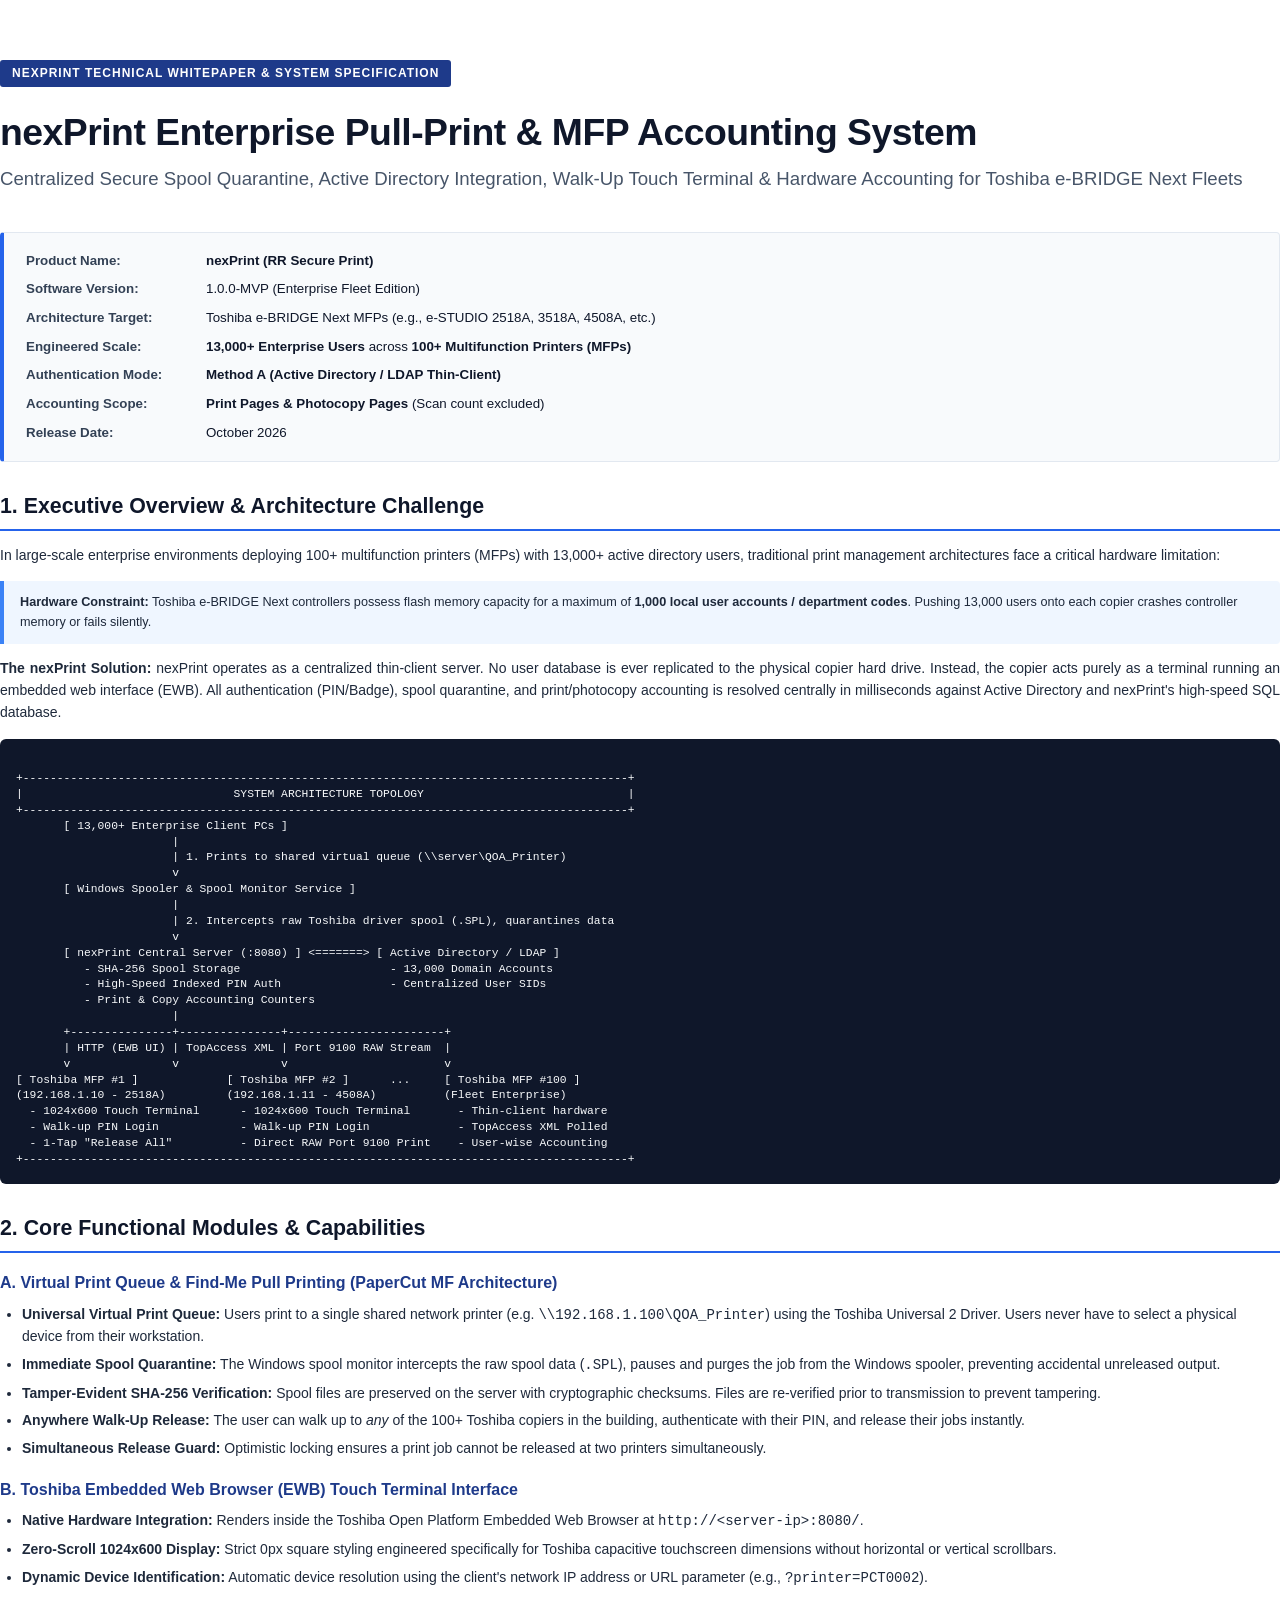
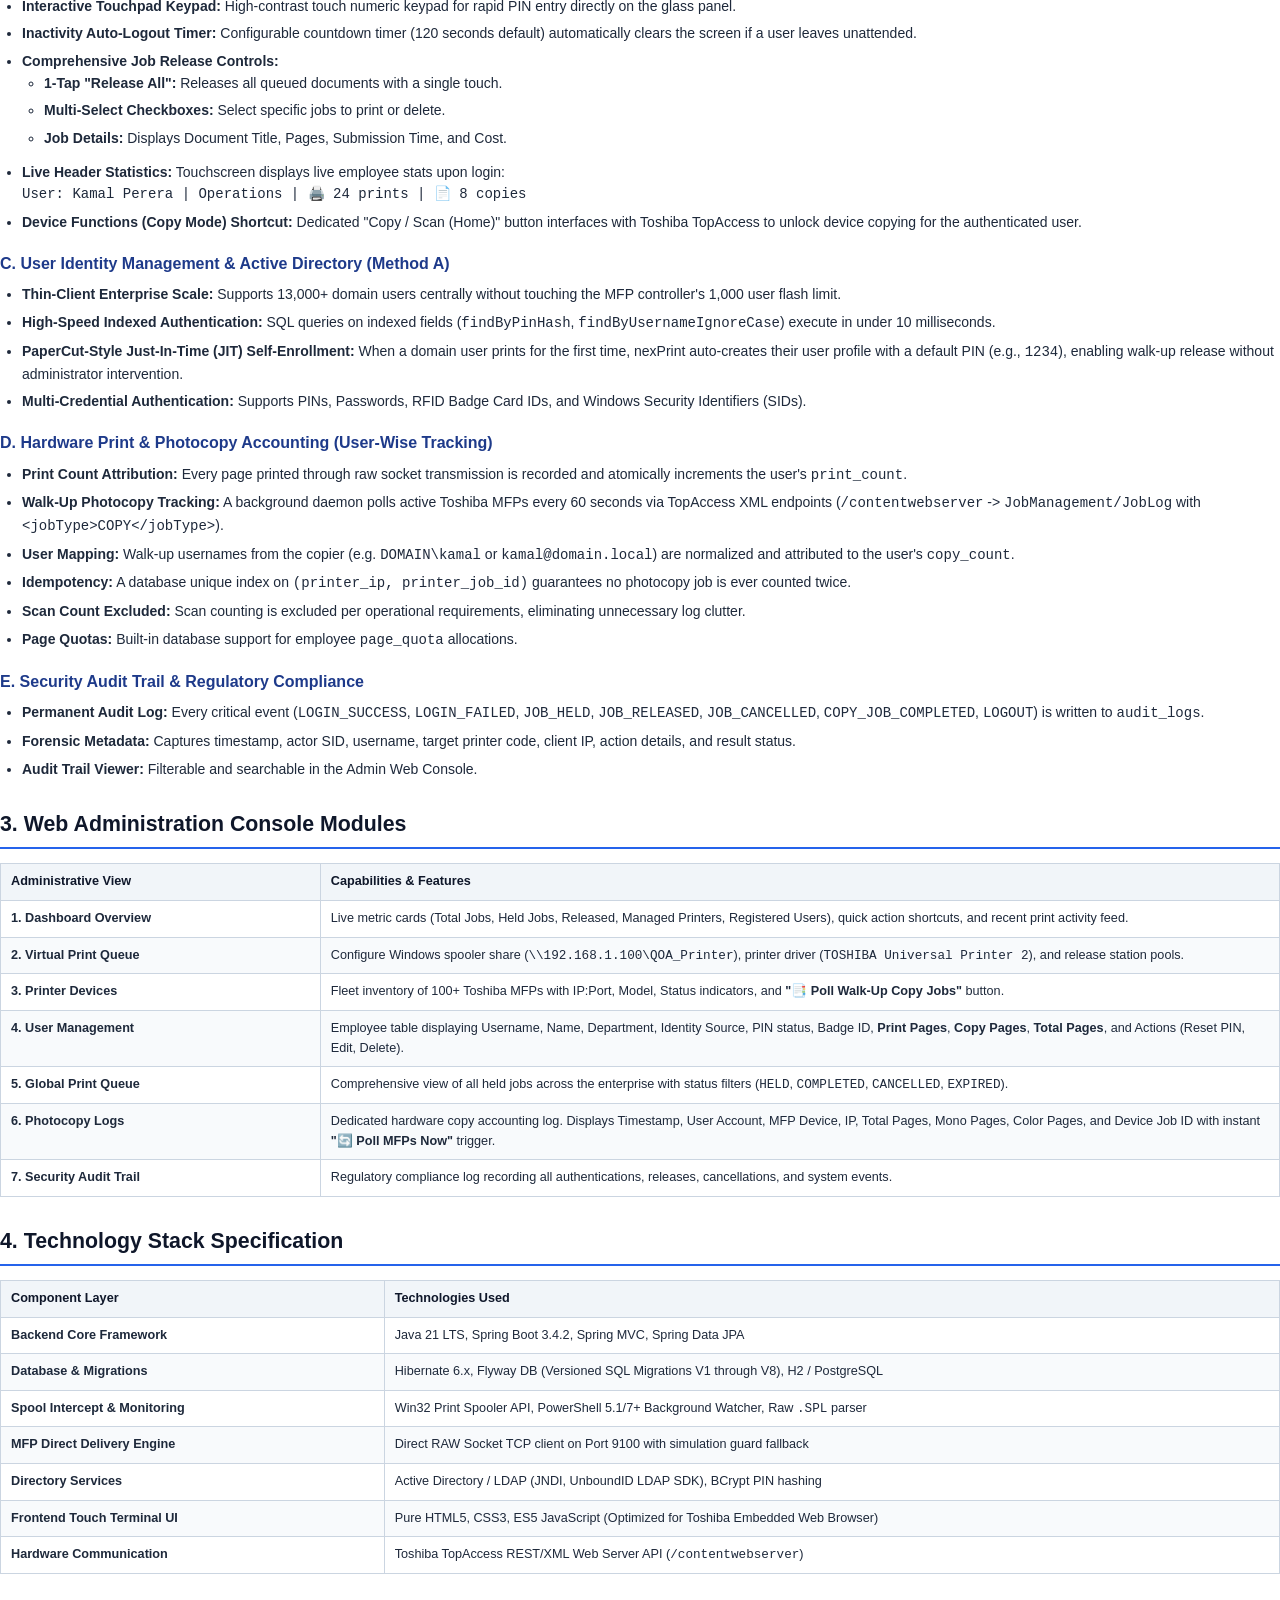
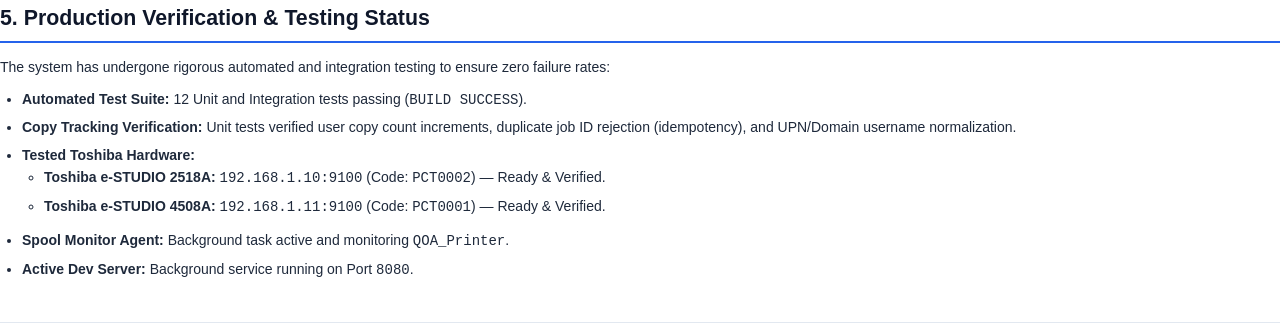
<file: nexPrint_System_Documentation.html>
<!DOCTYPE html>
<html lang="en">
<head>
  <meta charset="UTF-8">
  <title>nexPrint - Enterprise Pull-Print &amp; Device Accounting System</title>
  <style>
    @page {
      size: A4;
      margin: 18mm 16mm 18mm 16mm;
      @bottom-right {
        content: counter(page);
      }
    }
    *, *:before, *:after {
      box-sizing: border-box;
    }
    body {
      font-family: 'Segoe UI', -apple-system, BlinkMacSystemFont, Roboto, Helvetica, Arial, sans-serif;
      color: #1e293b;
      background: #ffffff;
      line-height: 1.55;
      font-size: 10.5pt;
      margin: 0;
      padding: 0;
    }
    .cover {
      page-break-after: always;
      padding-top: 60px;
      text-align: left;
    }
    .badge-bar {
      display: inline-block;
      background: #1e3a8a;
      color: #ffffff;
      font-size: 9pt;
      font-weight: 700;
      padding: 4px 12px;
      letter-spacing: 1px;
      text-transform: uppercase;
      border-radius: 3px;
      margin-bottom: 24px;
    }
    h1.doc-title {
      font-size: 28pt;
      font-weight: 800;
      color: #0f172a;
      line-height: 1.15;
      margin: 0 0 12px 0;
      letter-spacing: -0.5px;
    }
    h2.doc-subtitle {
      font-size: 14pt;
      font-weight: 500;
      color: #475569;
      margin: 0 0 35px 0;
      line-height: 1.4;
    }
    .meta-box {
      background: #f8fafc;
      border: 1px solid #e2e8f0;
      border-left: 4px solid #2563eb;
      padding: 18px 22px;
      border-radius: 4px;
      margin-top: 40px;
    }
    .meta-row {
      display: flex;
      margin-bottom: 8px;
      font-size: 10pt;
    }
    .meta-row:last-child { margin-bottom: 0; }
    .meta-label {
      width: 180px;
      font-weight: 700;
      color: #334155;
    }
    .meta-value {
      color: #0f172a;
      flex: 1;
    }
    .section-title {
      font-size: 16pt;
      font-weight: 800;
      color: #0f172a;
      border-bottom: 2px solid #2563eb;
      padding-bottom: 6px;
      margin: 28px 0 14px 0;
      page-break-after: avoid;
    }
    .sub-title {
      font-size: 12pt;
      font-weight: 700;
      color: #1e3a8a;
      margin: 18px 0 8px 0;
      page-break-after: avoid;
    }
    p {
      margin: 0 0 10px 0;
      text-align: justify;
    }
    ul, ol {
      margin: 0 0 12px 0;
      padding-left: 22px;
    }
    li {
      margin-bottom: 6px;
    }
    table {
      width: 100%;
      border-collapse: collapse;
      margin: 14px 0 20px 0;
      font-size: 9.5pt;
      page-break-inside: avoid;
    }
    th, td {
      border: 1px solid #cbd5e1;
      padding: 8px 10px;
      text-align: left;
      vertical-align: top;
    }
    th {
      background-color: #f1f5f9;
      color: #0f172a;
      font-weight: 700;
    }
    tr:nth-child(even) td {
      background-color: #f8fafc;
    }
    .tag {
      display: inline-block;
      padding: 2px 7px;
      font-size: 8pt;
      font-weight: 700;
      border-radius: 3px;
    }
    .tag-blue { background: #dbeafe; color: #1e40af; }
    .tag-green { background: #dcfce7; color: #15803d; }
    .tag-amber { background: #fef3c7; color: #b45309; }
    .callout {
      background: #eff6ff;
      border-left: 4px solid #3b82f6;
      padding: 12px 16px;
      margin: 14px 0;
      border-radius: 0 4px 4px 0;
      font-size: 9.5pt;
    }
    .diagram-box {
      background: #0f172a;
      color: #f8fafc;
      padding: 16px;
      border-radius: 6px;
      font-family: Consolas, 'Courier New', monospace;
      font-size: 8.5pt;
      line-height: 1.4;
      margin: 16px 0;
      white-space: pre;
      overflow-x: auto;
      page-break-inside: avoid;
    }
    .page-break {
      page-break-after: always;
    }
    .footer-note {
      margin-top: 40px;
      font-size: 8.5pt;
      color: #64748B;
      border-top: 1px solid #e2e8f0;
      padding-top: 10px;
      text-align: center;
    }
  </style>
</head>
<body>

  <!-- COVER PAGE -->
  <div class="cover">
    <div class="badge-bar">nexPrint Technical Whitepaper &amp; System Specification</div>
    <h1 class="doc-title">nexPrint Enterprise Pull-Print &amp; MFP Accounting System</h1>
    <h2 class="doc-subtitle">Centralized Secure Spool Quarantine, Active Directory Integration, Walk-Up Touch Terminal &amp; Hardware Accounting for Toshiba e-BRIDGE Next Fleets</h2>

    <div class="meta-box">
      <div class="meta-row">
        <div class="meta-label">Product Name:</div>
        <div class="meta-value"><strong>nexPrint (RR Secure Print)</strong></div>
      </div>
      <div class="meta-row">
        <div class="meta-label">Software Version:</div>
        <div class="meta-value">1.0.0-MVP (Enterprise Fleet Edition)</div>
      </div>
      <div class="meta-row">
        <div class="meta-label">Architecture Target:</div>
        <div class="meta-value">Toshiba e-BRIDGE Next MFPs (e.g., e-STUDIO 2518A, 3518A, 4508A, etc.)</div>
      </div>
      <div class="meta-row">
        <div class="meta-label">Engineered Scale:</div>
        <div class="meta-value"><strong>13,000+ Enterprise Users</strong> across <strong>100+ Multifunction Printers (MFPs)</strong></div>
      </div>
      <div class="meta-row">
        <div class="meta-label">Authentication Mode:</div>
        <div class="meta-value"><strong>Method A (Active Directory / LDAP Thin-Client)</strong></div>
      </div>
      <div class="meta-row">
        <div class="meta-label">Accounting Scope:</div>
        <div class="meta-value"><strong>Print Pages &amp; Photocopy Pages</strong> (Scan count excluded)</div>
      </div>
      <div class="meta-row">
        <div class="meta-label">Release Date:</div>
        <div class="meta-value">October 2026</div>
      </div>
    </div>
  </div>

  <!-- SECTION 1 -->
  <div class="section-title">1. Executive Overview &amp; Architecture Challenge</div>
  <p>
    In large-scale enterprise environments deploying 100+ multifunction printers (MFPs) with 13,000+ active directory users, traditional print management architectures face a critical hardware limitation:
  </p>
  <div class="callout">
    <strong>Hardware Constraint:</strong> Toshiba e-BRIDGE Next controllers possess flash memory capacity for a maximum of <strong>1,000 local user accounts / department codes</strong>. Pushing 13,000 users onto each copier crashes controller memory or fails silently.
  </div>
  <p>
    <strong>The nexPrint Solution:</strong> nexPrint operates as a centralized thin-client server. No user database is ever replicated to the physical copier hard drive. Instead, the copier acts purely as a terminal running an embedded web interface (EWB). All authentication (PIN/Badge), spool quarantine, and print/photocopy accounting is resolved centrally in milliseconds against Active Directory and nexPrint's high-speed SQL database.
  </p>

  <div class="diagram-box">
+-----------------------------------------------------------------------------------------+
|                               SYSTEM ARCHITECTURE TOPOLOGY                              |
+-----------------------------------------------------------------------------------------+
       [ 13,000+ Enterprise Client PCs ]
                       |
                       | 1. Prints to shared virtual queue (\\server\QOA_Printer)
                       v
       [ Windows Spooler & Spool Monitor Service ]
                       |
                       | 2. Intercepts raw Toshiba driver spool (.SPL), quarantines data
                       v
       [ nexPrint Central Server (:8080) ] <=======> [ Active Directory / LDAP ]
          - SHA-256 Spool Storage                      - 13,000 Domain Accounts
          - High-Speed Indexed PIN Auth                - Centralized User SIDs
          - Print & Copy Accounting Counters
                       |
       +---------------+---------------+-----------------------+
       | HTTP (EWB UI) | TopAccess XML | Port 9100 RAW Stream  |
       v               v               v                       v
[ Toshiba MFP #1 ]             [ Toshiba MFP #2 ]      ...     [ Toshiba MFP #100 ]
(192.168.1.10 - 2518A)         (192.168.1.11 - 4508A)          (Fleet Enterprise)
  - 1024x600 Touch Terminal      - 1024x600 Touch Terminal       - Thin-client hardware
  - Walk-up PIN Login            - Walk-up PIN Login             - TopAccess XML Polled
  - 1-Tap "Release All"          - Direct RAW Port 9100 Print    - User-wise Accounting
+-----------------------------------------------------------------------------------------+</div>

  <div class="page-break"></div>

  <!-- SECTION 2 -->
  <div class="section-title">2. Core Functional Modules &amp; Capabilities</div>

  <div class="sub-title">A. Virtual Print Queue &amp; Find-Me Pull Printing (PaperCut MF Architecture)</div>
  <ul>
    <li><strong>Universal Virtual Print Queue:</strong> Users print to a single shared network printer (e.g. <code>\\192.168.1.100\QOA_Printer</code>) using the Toshiba Universal 2 Driver. Users never have to select a physical device from their workstation.</li>
    <li><strong>Immediate Spool Quarantine:</strong> The Windows spool monitor intercepts the raw spool data (<code>.SPL</code>), pauses and purges the job from the Windows spooler, preventing accidental unreleased output.</li>
    <li><strong>Tamper-Evident SHA-256 Verification:</strong> Spool files are preserved on the server with cryptographic checksums. Files are re-verified prior to transmission to prevent tampering.</li>
    <li><strong>Anywhere Walk-Up Release:</strong> The user can walk up to <em>any</em> of the 100+ Toshiba copiers in the building, authenticate with their PIN, and release their jobs instantly.</li>
    <li><strong>Simultaneous Release Guard:</strong> Optimistic locking ensures a print job cannot be released at two printers simultaneously.</li>
  </ul>

  <div class="sub-title">B. Toshiba Embedded Web Browser (EWB) Touch Terminal Interface</div>
  <ul>
    <li><strong>Native Hardware Integration:</strong> Renders inside the Toshiba Open Platform Embedded Web Browser at <code>http://&lt;server-ip&gt;:8080/</code>.</li>
    <li><strong>Zero-Scroll 1024x600 Display:</strong> Strict 0px square styling engineered specifically for Toshiba capacitive touchscreen dimensions without horizontal or vertical scrollbars.</li>
    <li><strong>Dynamic Device Identification:</strong> Automatic device resolution using the client's network IP address or URL parameter (e.g., <code>?printer=PCT0002</code>).</li>
    <li><strong>Interactive Touchpad Keypad:</strong> High-contrast touch numeric keypad for rapid PIN entry directly on the glass panel.</li>
    <li><strong>Inactivity Auto-Logout Timer:</strong> Configurable countdown timer (120 seconds default) automatically clears the screen if a user leaves unattended.</li>
    <li><strong>Comprehensive Job Release Controls:</strong>
      <ul>
        <li><strong>1-Tap "Release All":</strong> Releases all queued documents with a single touch.</li>
        <li><strong>Multi-Select Checkboxes:</strong> Select specific jobs to print or delete.</li>
        <li><strong>Job Details:</strong> Displays Document Title, Pages, Submission Time, and Cost.</li>
      </ul>
    </li>
    <li><strong>Live Header Statistics:</strong> Touchscreen displays live employee stats upon login:
      <br><code>User: Kamal Perera | Operations | 🖨️ 24 prints | 📄 8 copies</code>
    </li>
    <li><strong>Device Functions (Copy Mode) Shortcut:</strong> Dedicated "Copy / Scan (Home)" button interfaces with Toshiba TopAccess to unlock device copying for the authenticated user.</li>
  </ul>

  <div class="sub-title">C. User Identity Management &amp; Active Directory (Method A)</div>
  <ul>
    <li><strong>Thin-Client Enterprise Scale:</strong> Supports 13,000+ domain users centrally without touching the MFP controller's 1,000 user flash limit.</li>
    <li><strong>High-Speed Indexed Authentication:</strong> SQL queries on indexed fields (<code>findByPinHash</code>, <code>findByUsernameIgnoreCase</code>) execute in under 10 milliseconds.</li>
    <li><strong>PaperCut-Style Just-In-Time (JIT) Self-Enrollment:</strong> When a domain user prints for the first time, nexPrint auto-creates their user profile with a default PIN (e.g., <code>1234</code>), enabling walk-up release without administrator intervention.</li>
    <li><strong>Multi-Credential Authentication:</strong> Supports PINs, Passwords, RFID Badge Card IDs, and Windows Security Identifiers (SIDs).</li>
  </ul>

  <div class="page-break"></div>

  <div class="sub-title">D. Hardware Print &amp; Photocopy Accounting (User-Wise Tracking)</div>
  <ul>
    <li><strong>Print Count Attribution:</strong> Every page printed through raw socket transmission is recorded and atomically increments the user's <code>print_count</code>.</li>
    <li><strong>Walk-Up Photocopy Tracking:</strong> A background daemon polls active Toshiba MFPs every 60 seconds via TopAccess XML endpoints (<code>/contentwebserver</code> -&gt; <code>JobManagement/JobLog</code> with <code>&lt;jobType&gt;COPY&lt;/jobType&gt;</code>).</li>
    <li><strong>User Mapping:</strong> Walk-up usernames from the copier (e.g. <code>DOMAIN\kamal</code> or <code>kamal@domain.local</code>) are normalized and attributed to the user's <code>copy_count</code>.</li>
    <li><strong>Idempotency:</strong> A database unique index on <code>(printer_ip, printer_job_id)</code> guarantees no photocopy job is ever counted twice.</li>
    <li><strong>Scan Count Excluded:</strong> Scan counting is excluded per operational requirements, eliminating unnecessary log clutter.</li>
    <li><strong>Page Quotas:</strong> Built-in database support for employee <code>page_quota</code> allocations.</li>
  </ul>

  <div class="sub-title">E. Security Audit Trail &amp; Regulatory Compliance</div>
  <ul>
    <li><strong>Permanent Audit Log:</strong> Every critical event (<code>LOGIN_SUCCESS</code>, <code>LOGIN_FAILED</code>, <code>JOB_HELD</code>, <code>JOB_RELEASED</code>, <code>JOB_CANCELLED</code>, <code>COPY_JOB_COMPLETED</code>, <code>LOGOUT</code>) is written to <code>audit_logs</code>.</li>
    <li><strong>Forensic Metadata:</strong> Captures timestamp, actor SID, username, target printer code, client IP, action details, and result status.</li>
    <li><strong>Audit Trail Viewer:</strong> Filterable and searchable in the Admin Web Console.</li>
  </ul>

  <div class="section-title">3. Web Administration Console Modules</div>
  <table>
    <thead>
      <tr>
        <th style="width:25%;">Administrative View</th>
        <th>Capabilities &amp; Features</th>
      </tr>
    </thead>
    <tbody>
      <tr>
        <td><strong>1. Dashboard Overview</strong></td>
        <td>Live metric cards (Total Jobs, Held Jobs, Released, Managed Printers, Registered Users), quick action shortcuts, and recent print activity feed.</td>
      </tr>
      <tr>
        <td><strong>2. Virtual Print Queue</strong></td>
        <td>Configure Windows spooler share (<code>\\192.168.1.100\QOA_Printer</code>), printer driver (<code>TOSHIBA Universal Printer 2</code>), and release station pools.</td>
      </tr>
      <tr>
        <td><strong>3. Printer Devices</strong></td>
        <td>Fleet inventory of 100+ Toshiba MFPs with IP:Port, Model, Status indicators, and <strong>"📑 Poll Walk-Up Copy Jobs"</strong> button.</td>
      </tr>
      <tr>
        <td><strong>4. User Management</strong></td>
        <td>Employee table displaying Username, Name, Department, Identity Source, PIN status, Badge ID, <strong>Print Pages</strong>, <strong>Copy Pages</strong>, <strong>Total Pages</strong>, and Actions (Reset PIN, Edit, Delete).</td>
      </tr>
      <tr>
        <td><strong>5. Global Print Queue</strong></td>
        <td>Comprehensive view of all held jobs across the enterprise with status filters (<code>HELD</code>, <code>COMPLETED</code>, <code>CANCELLED</code>, <code>EXPIRED</code>).</td>
      </tr>
      <tr>
        <td><strong>6. Photocopy Logs</strong></td>
        <td>Dedicated hardware copy accounting log. Displays Timestamp, User Account, MFP Device, IP, Total Pages, Mono Pages, Color Pages, and Device Job ID with instant <strong>"🔄 Poll MFPs Now"</strong> trigger.</td>
      </tr>
      <tr>
        <td><strong>7. Security Audit Trail</strong></td>
        <td>Regulatory compliance log recording all authentications, releases, cancellations, and system events.</td>
      </tr>
    </tbody>
  </table>

  <div class="page-break"></div>

  <!-- SECTION 4 -->
  <div class="section-title">4. Technology Stack Specification</div>
  <table>
    <thead>
      <tr>
        <th style="width:30%;">Component Layer</th>
        <th>Technologies Used</th>
      </tr>
    </thead>
    <tbody>
      <tr>
        <td><strong>Backend Core Framework</strong></td>
        <td>Java 21 LTS, Spring Boot 3.4.2, Spring MVC, Spring Data JPA</td>
      </tr>
      <tr>
        <td><strong>Database &amp; Migrations</strong></td>
        <td>Hibernate 6.x, Flyway DB (Versioned SQL Migrations V1 through V8), H2 / PostgreSQL</td>
      </tr>
      <tr>
        <td><strong>Spool Intercept &amp; Monitoring</strong></td>
        <td>Win32 Print Spooler API, PowerShell 5.1/7+ Background Watcher, Raw <code>.SPL</code> parser</td>
      </tr>
      <tr>
        <td><strong>MFP Direct Delivery Engine</strong></td>
        <td>Direct RAW Socket TCP client on Port 9100 with simulation guard fallback</td>
      </tr>
      <tr>
        <td><strong>Directory Services</strong></td>
        <td>Active Directory / LDAP (JNDI, UnboundID LDAP SDK), BCrypt PIN hashing</td>
      </tr>
      <tr>
        <td><strong>Frontend Touch Terminal UI</strong></td>
        <td>Pure HTML5, CSS3, ES5 JavaScript (Optimized for Toshiba Embedded Web Browser)</td>
      </tr>
      <tr>
        <td><strong>Hardware Communication</strong></td>
        <td>Toshiba TopAccess REST/XML Web Server API (<code>/contentwebserver</code>)</td>
      </tr>
    </tbody>
  </table>

  <div class="section-title">5. Production Verification &amp; Testing Status</div>
  <p>
    The system has undergone rigorous automated and integration testing to ensure zero failure rates:
  </p>
  <ul>
    <li><strong>Automated Test Suite:</strong> 12 Unit and Integration tests passing (<code>BUILD SUCCESS</code>).</li>
    <li><strong>Copy Tracking Verification:</strong> Unit tests verified user copy count increments, duplicate job ID rejection (idempotency), and UPN/Domain username normalization.</li>
    <li><strong>Tested Toshiba Hardware:</strong>
      <ul>
        <li><strong>Toshiba e-STUDIO 2518A:</strong> <code>192.168.1.10:9100</code> (Code: <code>PCT0002</code>) — Ready &amp; Verified.</li>
        <li><strong>Toshiba e-STUDIO 4508A:</strong> <code>192.168.1.11:9100</code> (Code: <code>PCT0001</code>) — Ready &amp; Verified.</li>
      </ul>
    </li>
    <li><strong>Spool Monitor Agent:</strong> Background task active and monitoring <code>QOA_Printer</code>.</li>
    <li><strong>Active Dev Server:</strong> Background service running on Port <code>8080</code>.</li>
  </ul>

  <div class="footer-note">
    nexPrint &copy; 2026. All rights reserved. Confidential technical specification and system manual.
  </div>

</body>
</html>
</file>
